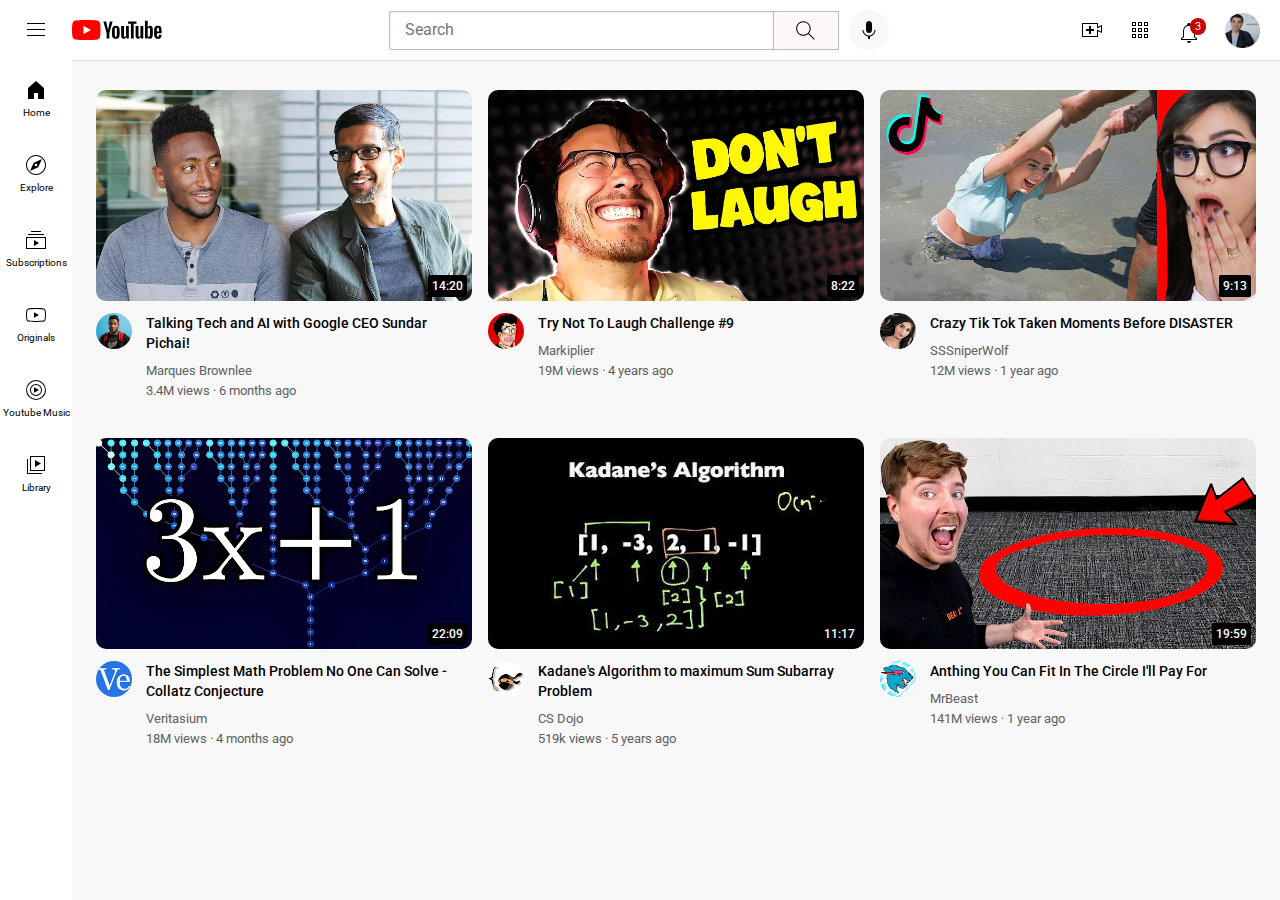
<file: index.html>
<!DOCTYPE html>
<html lang="en">

<head>
  <meta charset="UTF-8">
  <meta name="viewport" content="width=device-width, initial-scale=1.0">
  <title>Youtube-Clone</title>
  <link rel="preconnect" href="https://fonts.googleapis.com">
  <link rel="preconnect" href="https://fonts.gstatic.com" crossorigin>
  <link href="https://fonts.googleapis.com/css2?family=Roboto:ital,wght@0,100..900;1,100..900&display=swap"
    rel="stylesheet">
  
  <link rel="stylesheet" href="styles/video.css">
  <link rel="stylesheet" href="styles/general.css">
  <link rel="stylesheet" href="styles/header.css">
  <link rel="stylesheet" href="styles/sidebar.css">  
</head>
<body>

  <header class="header">
    <div class="left-section">
      <img class="hamburger-menu" src="icons/hamburger-menu.svg">
      <img class="youtube-logo" src="icons/youtube-logo.svg">
    </div>

    <div class="middle-section">
      <input class="search" type="text" placeholder="Search">
      <button class="search-button">
        <img class="search-icon" src="icons/search.svg">
        <div class="tooltip">Search</div>
      </button>
      <button class="voice-button">
        <img class="voice-icon" src="icons/voice-search-icon.svg">
        <div class="tooltip">Search With Your Voice</div>
      </button>
    </div>

    <div class="right-section">
      <div class="upload-icon-container">
        <img class="upload-icon" src="icons/upload.svg">
        <div class="tooltip">Create</div>
      </div>
      
      <div class="upload-icon-container">
        <img class="youtube-icon" src="icons/youtube-apps.svg">
        <div class="tooltip">Youtube Apps</div>
      </div>

      <div class="upload-icon-container">
      <div class="notifications-container">
        <img class="notifications-icon" src="icons/notifications.svg">
        <div class="notifications-count">3</div>
        <div class="tooltip">Notifications</div>
      </div>
      </div>
      <img class="channel-icon" src="channel-image/my-channel.jpeg">
    </div>
  </header>
  
  <nav class="sidebar">
    <div class="sidebar-options">
      <img src="icons/home.svg">
      <div>Home</div>
    </div>
    <div class="sidebar-options">
      <img src="icons/explore.svg">
      <div>Explore</div>
    </div>
    <div class="sidebar-options">
      <img src="icons/subscriptions.svg">
      <div>Subscriptions</div>
    </div>
    <div class="sidebar-options">
    <img src="icons/originals.svg">
    <div>Originals</div>
    </div>
    <div class="sidebar-options">
      <img src="icons/youtube-music.svg">
      <div>Youtube Music</div>
    </div>
    <div class="sidebar-options">
      <img src="icons/library.svg">
      <div>Library</div>
    </div>
  </nav>

  <main>
    <section class="video-grid">
      <div class="div-container">
        <div class="video-thumbnail">
          <a href="https://www.youtube.com/watch?v=n2RNcPRtAiY">
          <img class="thumbnail" src="thumbnail-image/thumbnail-1.webp">
          </a>
          <div class="video-time">14:20</div>
        </div>

        <div class="video-info">
          <div class="channel-logo">
            <img class="channel-pic" src="channel-image/channel-1.jpeg">
          </div>
          <div class="channel-desp">
            <p class="v-title">
              Talking Tech and AI with Google CEO Sundar Pichai!
            </p>
            <p class="v-author">Marques Brownlee</p>
            <p class="v-stats">3.4M views &middot; 6 months ago</p>
          </div>
        </div>
      </div>

      <div class="div-container">

        <div class="video-thumbnail">
          <a href="https://www.youtube.com/watch?v=mP0RAo9SKZk">
          <img class="thumbnail" src="thumbnail-image/thumbnail-2.webp">
          </a>
          <div class="video-time">8:22</div>
        </div>

        <div class="video-info">

          <div class="channel-logo">
            <img class="channel-pic" src="channel-image/channel-2.jpeg">
          </div>
          <div class="channel-desp">
            <p class="v-title">
              Try Not To Laugh Challenge #9
            </p>
            <p class="v-author">Markiplier</p>
            <p class="v-stats">19M views &middot; 4 years ago</p>
          </div>
        </div>
      </div>

      <div class="div-container">

        <div class="video-thumbnail">
          <a href="https://www.youtube.com/watch?v=FgjPQQeTh1w">
          <img class="thumbnail" src="thumbnail-image/thumbnail-3.webp">
          </a>
          <div class="video-time">9:13</div>
          
        </div>

        <div class="video-info">

          <div class="channel-logo">
            <img class="channel-pic" src="channel-image/channel-3.jpeg">
          </div>
          <div class="channel-desp">
            <p class="v-title">
              Crazy Tik Tok Taken Moments Before DISASTER
            </p>
            <p class="v-author">SSSniperWolf</p>
            <p class="v-stats">12M views &middot; 1 year ago</p>
          </div>
        </div>
      </div>

      <div class="div-container">

        <div class="video-thumbnail">
          <a href="https://www.youtube.com/watch?v=094y1Z2wpJg">
            <img class="thumbnail" src="thumbnail-image/thumbnail-4.webp">
          </a>
          <div class="video-time">22:09</div>
        </div>

        <div class="video-info">

          <div class="channel-logo">
            <img class="channel-pic" src="channel-image/channel-4.jpeg">
          </div>
          <div class="channel-desp">
            <p class="v-title">
              The Simplest Math Problem No One Can Solve - Collatz Conjecture
            </p>
            <p class="v-author">Veritasium</p>
            <p class="v-stats">18M views &middot; 4 months ago</p>
          </div>
        </div>
      </div>

      <div class="div-container">

        <div class="video-thumbnail">
          <a href="https://www.youtube.com/watch?v=86CQq3pKSUw">
            <img class="thumbnail" src="thumbnail-image/thumbnail-5.webp">
          </a>
          
          <div class="video-time">11:17</div>
        </div>

        <div class="video-info">

          <div class="channel-logo">
            <img class="channel-pic" src="channel-image/channel-5.jpeg">
          </div>
          <div class="channel-desp">
            <p class="v-title">
              Kadane's Algorithm to maximum Sum Subarray Problem
            </p>
            <p class="v-author">CS Dojo</p>
            <p class="v-stats">519k views &middot; 5 years ago</p>
          </div>
        </div>
      </div>

      <div class="div-container">

        <div class="video-thumbnail">
          <a href="https://www.youtube.com/watch?v=yXWw0_UfSFg">
            <img class="thumbnail" src="thumbnail-image/thumbnail-6.webp">
          </a>
          <div class="video-time">19:59</div>
        </div>

        <div class="video-info">

          <div class="channel-logo">
            <img class="channel-pic" src="channel-image/channel-6.jpeg">
          </div>
          <div class="channel-desp">
            <p class="v-title">
            Anthing You Can Fit In The Circle I'll Pay For
            </p>
            <p class="v-author">MrBeast</p>
            <p class="v-stats">141M views &middot; 1 year ago</p>
          </div>
        </div>
      </div>
    </section>
  </main>
</body>
</html>
</file>
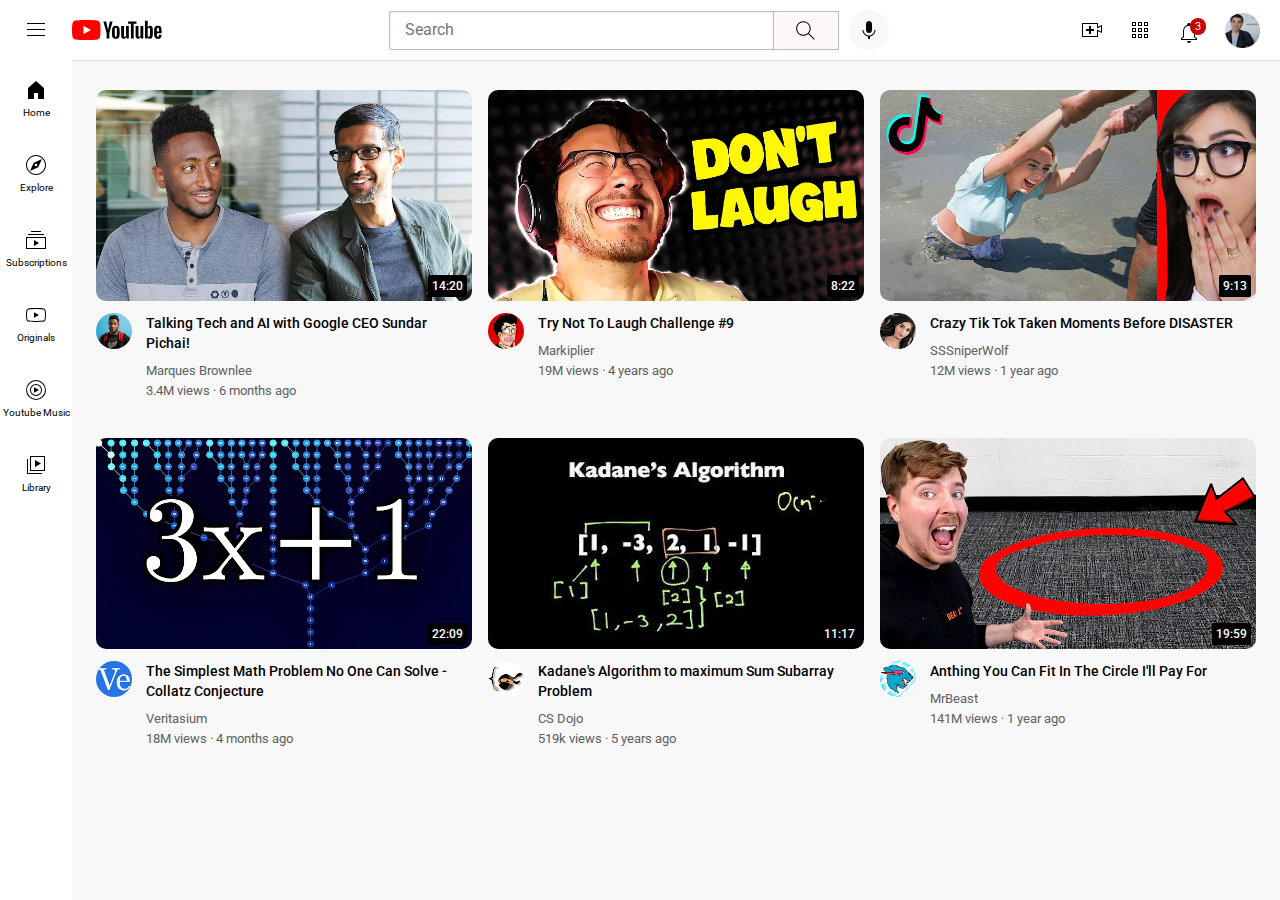
<file: youtube.html>
<!DOCTYPE html>
<html lang="en">

<head>
  <meta charset="UTF-8">
  <meta name="viewport" content="width=device-width, initial-scale=1.0">
  <title>Youtube-Clone</title>
  <link rel="preconnect" href="https://fonts.googleapis.com">
  <link rel="preconnect" href="https://fonts.gstatic.com" crossorigin>
  <link href="https://fonts.googleapis.com/css2?family=Roboto:ital,wght@0,100..900;1,100..900&display=swap"
    rel="stylesheet">
  
  <link rel="stylesheet" href="styles/video.css">
  <link rel="stylesheet" href="styles/general.css">
  <link rel="stylesheet" href="styles/header.css">
  <link rel="stylesheet" href="styles/sidebar.css">  
</head>
<body>

  <header class="header">
    <div class="left-section">
      <img class="hamburger-menu" src="icons/hamburger-menu.svg">
      <img class="youtube-logo" src="icons/youtube-logo.svg">
    </div>

    <div class="middle-section">
      <input class="search" type="text" placeholder="Search">
      <button class="search-button">
        <img class="search-icon" src="icons/search.svg">
        <div class="tooltip">Search</div>
      </button>
      <button class="voice-button">
        <img class="voice-icon" src="icons/voice-search-icon.svg">
        <div class="tooltip">Search With Your Voice</div>
      </button>
    </div>

    <div class="right-section">
      <div class="upload-icon-container">
        <img class="upload-icon" src="icons/upload.svg">
        <div class="tooltip">Create</div>
      </div>
      
      <div class="upload-icon-container">
        <img class="youtube-icon" src="icons/youtube-apps.svg">
        <div class="tooltip">Youtube Apps</div>
      </div>

      <div class="upload-icon-container">
      <div class="notifications-container">
        <img class="notifications-icon" src="icons/notifications.svg">
        <div class="notifications-count">3</div>
        <div class="tooltip">Notifications</div>
      </div>
      </div>
      <img class="channel-icon" src="channel-image/my-channel.jpeg">
    </div>
  </header>
  
  <nav class="sidebar">
    <div class="sidebar-options">
      <img src="icons/home.svg">
      <div>Home</div>
    </div>
    <div class="sidebar-options">
      <img src="icons/explore.svg">
      <div>Explore</div>
    </div>
    <div class="sidebar-options">
      <img src="icons/subscriptions.svg">
      <div>Subscriptions</div>
    </div>
    <div class="sidebar-options">
    <img src="icons/originals.svg">
    <div>Originals</div>
    </div>
    <div class="sidebar-options">
      <img src="icons/youtube-music.svg">
      <div>Youtube Music</div>
    </div>
    <div class="sidebar-options">
      <img src="icons/library.svg">
      <div>Library</div>
    </div>
  </nav>

  <main>
    <section class="video-grid">
      <div class="div-container">
        <div class="video-thumbnail">
          <a href="https://www.youtube.com/watch?v=n2RNcPRtAiY">
          <img class="thumbnail" src="thumbnail-image/thumbnail-1.webp">
          </a>
          <div class="video-time">14:20</div>
        </div>

        <div class="video-info">
          <div class="channel-logo">
            <img class="channel-pic" src="channel-image/channel-1.jpeg">
          </div>
          <div class="channel-desp">
            <p class="v-title">
              Talking Tech and AI with Google CEO Sundar Pichai!
            </p>
            <p class="v-author">Marques Brownlee</p>
            <p class="v-stats">3.4M views &middot; 6 months ago</p>
          </div>
        </div>
      </div>

      <div class="div-container">

        <div class="video-thumbnail">
          <a href="https://www.youtube.com/watch?v=mP0RAo9SKZk">
          <img class="thumbnail" src="thumbnail-image/thumbnail-2.webp">
          </a>
          <div class="video-time">8:22</div>
        </div>

        <div class="video-info">

          <div class="channel-logo">
            <img class="channel-pic" src="channel-image/channel-2.jpeg">
          </div>
          <div class="channel-desp">
            <p class="v-title">
              Try Not To Laugh Challenge #9
            </p>
            <p class="v-author">Markiplier</p>
            <p class="v-stats">19M views &middot; 4 years ago</p>
          </div>
        </div>
      </div>

      <div class="div-container">

        <div class="video-thumbnail">
          <a href="https://www.youtube.com/watch?v=FgjPQQeTh1w">
          <img class="thumbnail" src="thumbnail-image/thumbnail-3.webp">
          </a>
          <div class="video-time">9:13</div>
          
        </div>

        <div class="video-info">

          <div class="channel-logo">
            <img class="channel-pic" src="channel-image/channel-3.jpeg">
          </div>
          <div class="channel-desp">
            <p class="v-title">
              Crazy Tik Tok Taken Moments Before DISASTER
            </p>
            <p class="v-author">SSSniperWolf</p>
            <p class="v-stats">12M views &middot; 1 year ago</p>
          </div>
        </div>
      </div>

      <div class="div-container">

        <div class="video-thumbnail">
          <a href="https://www.youtube.com/watch?v=094y1Z2wpJg">
            <img class="thumbnail" src="thumbnail-image/thumbnail-4.webp">
          </a>
          <div class="video-time">22:09</div>
        </div>

        <div class="video-info">

          <div class="channel-logo">
            <img class="channel-pic" src="channel-image/channel-4.jpeg">
          </div>
          <div class="channel-desp">
            <p class="v-title">
              The Simplest Math Problem No One Can Solve - Collatz Conjecture
            </p>
            <p class="v-author">Veritasium</p>
            <p class="v-stats">18M views &middot; 4 months ago</p>
          </div>
        </div>
      </div>

      <div class="div-container">

        <div class="video-thumbnail">
          <a href="https://www.youtube.com/watch?v=86CQq3pKSUw">
            <img class="thumbnail" src="thumbnail-image/thumbnail-5.webp">
          </a>
          
          <div class="video-time">11:17</div>
        </div>

        <div class="video-info">

          <div class="channel-logo">
            <img class="channel-pic" src="channel-image/channel-5.jpeg">
          </div>
          <div class="channel-desp">
            <p class="v-title">
              Kadane's Algorithm to maximum Sum Subarray Problem
            </p>
            <p class="v-author">CS Dojo</p>
            <p class="v-stats">519k views &middot; 5 years ago</p>
          </div>
        </div>
      </div>

      <div class="div-container">

        <div class="video-thumbnail">
          <a href="https://www.youtube.com/watch?v=yXWw0_UfSFg">
            <img class="thumbnail" src="thumbnail-image/thumbnail-6.webp">
          </a>
          <div class="video-time">19:59</div>
        </div>

        <div class="video-info">

          <div class="channel-logo">
            <img class="channel-pic" src="channel-image/channel-6.jpeg">
          </div>
          <div class="channel-desp">
            <p class="v-title">
            Anthing You Can Fit In The Circle I'll Pay For
            </p>
            <p class="v-author">MrBeast</p>
            <p class="v-stats">141M views &middot; 1 year ago</p>
          </div>
        </div>
      </div>
    </section>
  </main>
</body>
</html>
</file>
<file: styles/video.css>
.thumbnail {
      width: 100%;
      border-radius: 10px;
      cursor: pointer;
    }
    .video-thumbnail {
      margin-bottom: 8px;
      position: relative;
     
    }
    .video-time{
      background-color: black;
      color: white;
      font-family: Roboto,arial;
      font-size: 12px;
      font-weight: 500;
      padding: 4px;
      border-radius: 2px;
      position: absolute;
      bottom: 8px;
      right: 5px;
    }

    .video-info {
      display: grid;
      grid-template-columns: 50px 1fr;
    }

    .channel-pic {
      border-radius: 50px;
      width: 36px;
    }

    .v-title {
      margin-top: 0px;
      font-size: 14px;
      font-weight: 500;
      line-height: 20px;
      margin-bottom: 10px;
    }

    .v-author {
      font-size: 13px;
      color: rgb(96, 96, 96);
      margin-bottom: 5px;
    }

    .v-stats {
      font-size: 13px;
      color: rgb(96, 96, 96);
    }
    .video-grid{
      display: grid;
      grid-template-columns: 1fr 1fr 1fr;
      column-gap: 16px;
      row-gap: 40px;
    }
@media (max-width: 900px) {
  .video-grid{
    grid-template-columns: 1fr 1fr;
  }
}
@media (max-width: 650px) {
  .video-grid{
    grid-template-columns: 1fr;
  }
}
</file>
<file: styles/general.css>
p {
      font-family: Roboto, Arial;
      margin-top: 0;
      margin-bottom: 0;
    }
   
body{
  margin: 0;
  padding-top: 90px;
  padding-left: 96px;
  padding-right: 24px;
  background-color: rgb(248, 248, 248);
  user-selection: none;

}
</file>
<file: styles/header.css>
.header{
  height: 60px;
  display: flex;
  flex-direction: row;
  justify-content: space-between;

  position: fixed;
  top: 0;
  left: 0;
  right: 0;
  background-color: white;

  border-bottom-width: 1px;
  border-bottom-style: solid;
  border-bottom-color: rgb(222, 222, 222);

  z-index: 3;
}
.left-section{
  display: flex;
  flex-direction: row;
  align-items: center;
}
.hamburger-menu{
  height: 24px;
  margin-left: 24px;
  margin-right: 24px;
}
.youtube-logo{
  height: 20px;
}
.middle-section{
  flex: 1;
  max-width: 500px;
  margin-left: 70px;
  margin-right: 35px;
  display: flex;
  align-items: center;
}
.search {
  flex: 1;
  height: 35px;
  width: 0;
  padding-left: 15px;
  font-size: 16px;
  border-width: 1px;
  border-style: solid;
  border-color:  rgb(188, 186, 186);
  border-radius: 2px;
  box-shadow: inset 1px 2px 3px rgba(0,0,0,0.05);
  margin-right: -2px;
  outline: none;
  }
  .search::placeholder{
    font-family: Roboto,arial;
    font: 16px;
  }
.search-button{
  height: 39px;
  width: 66px;
  background-color: rgb(254, 249, 249);
  border-width: 1px;
  border-style: solid;
  border-color:  rgb(188, 186, 186);
  margin-left: 1px;
  
}
.search-button,
.voice-button,
.upload-icon-container,
.notifications-container{
  font-family: Roboto,arial;
  position: relative;
  display: flex;
  justify-content: center;
  align-items: center;
  cursor: pointer;
}
.search-icon{
  height: 25px;
}
.search-button .tooltip,
.voice-button .tooltip,
.upload-icon-container .tooltip{
  background-color: gray;
  font-size: 12px;
  color: white;
  padding-top: 4px;
  padding-bottom: 4px;
  padding-left: 6px;
  padding-right: 6px;
  position: absolute;
  bottom: -40px;
  opacity: 0;
  transition: opacity 0.15s;
  pointer-events: none;
  white-space: nowrap;
}
.search-button:hover .tooltip,
.voice-button:hover .tooltip,
.upload-icon-container:hover .tooltip{
  opacity: 1;
}
.voice-button{
  height: 40px;
  width: 40px;
  margin-left: 10px;
  border-radius: 20px;
  border: none;
  background-color: rgb(248,248,248)
}
.voice-icon{
  height: 24px;
}
.right-section{
  display: flex;
  justify-content: space-between;
  align-items: center;
  width: 180px;
  margin-right: 20px;
  flex-shrink: 0;
}
.upload-icon{
  height: 24px;
}
.youtube-icon{
  height: 24px;
}
.notifications-container{
  position: relative;
}
.notifications-icon{
  height: 24px;
  margin-top: 5px;
}
.notifications-count{
  position: absolute;
  top: 2px;
  right: -5px;
  background-color: rgb(200, 0, 0);
  color: white;
  font-family: Roboto,arial;
  font-size: 11px;
  padding-top: 2px;
  padding-bottom: 2px;
  padding-right: 5px;
  padding-left: 5px;
  border-radius: 10px;
}
.channel-icon{
  height: 35px;
  cursor: pointer;
}
</file>
<file: styles/sidebar.css>
.sidebar{
  background-color: white;
  position: fixed;
  top: 60px;
  left: 0;
  bottom: 0;
  width: 72px;
  z-index: 50;
}
.sidebar-options{
  display: flex;
  flex-direction: column;
  justify-content: center;
  align-items: center;
  height: 75px;
}
.sidebar-options:hover{
  background-color: rgb(239, 239, 239);
}
.sidebar-options img{
  height: 24px;
}
.sidebar-options div{
  font-family: Roboto,arial;
  font-size: 10px;
  margin-top: 5px;
}
</file>
